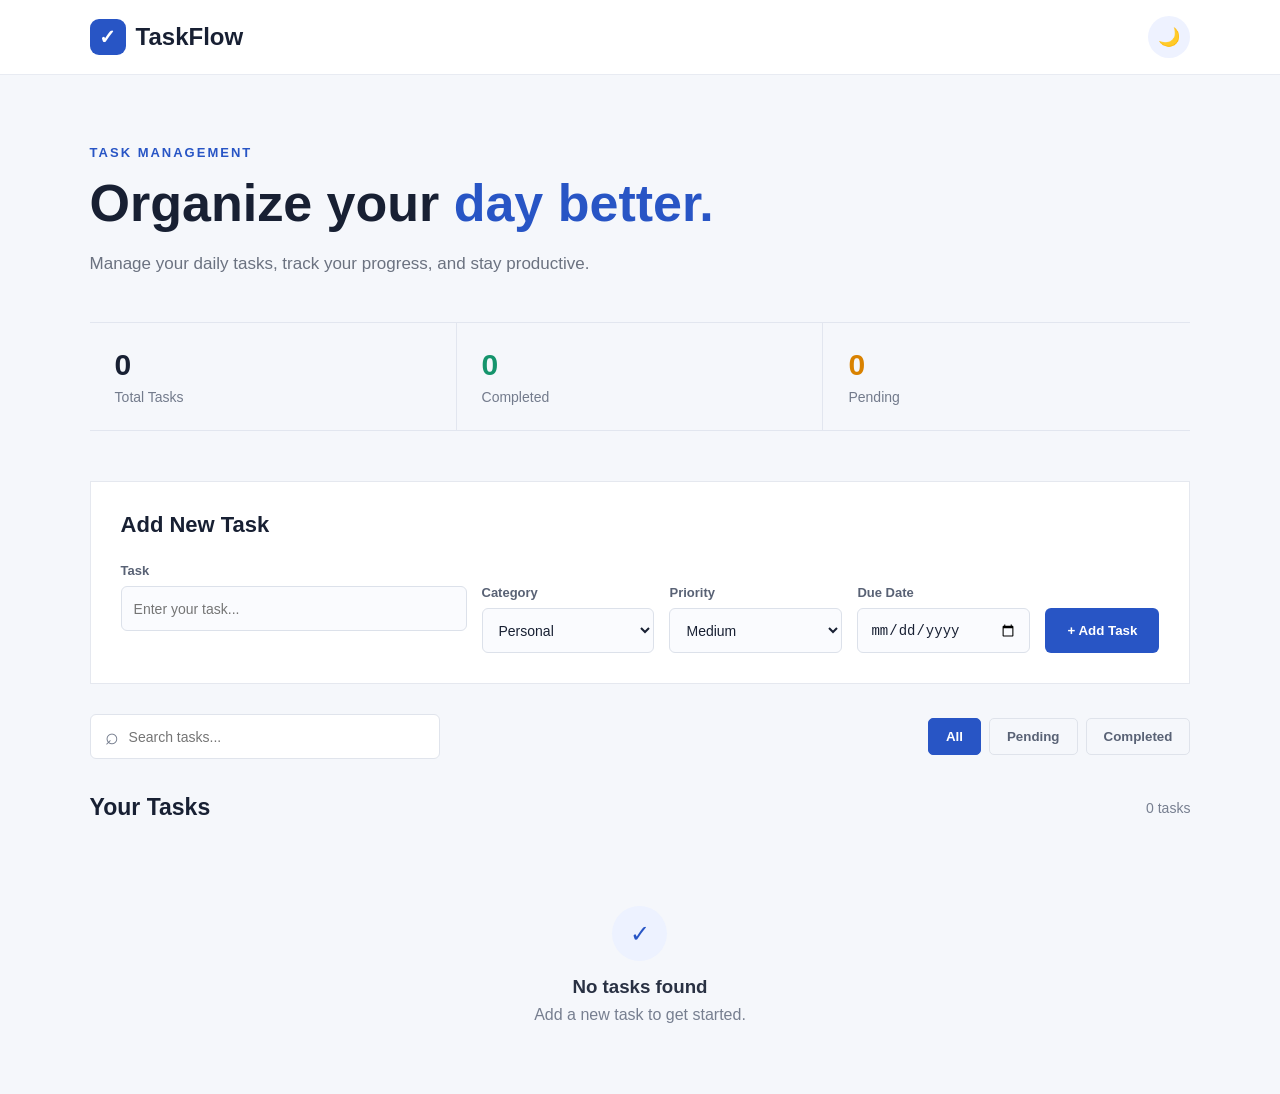
<file: Task-2/index.html>
<!DOCTYPE html>
<html lang="en">

<head>
    <meta charset="UTF-8">
    <meta name="viewport" content="width=device-width, initial-scale=1.0">

    <title>To-Do List Application</title>

    <link rel="stylesheet" href="style.css">
</head>

<body>

    <!-- HEADER -->
    <header class="header">

        <div class="logo">
            <span>✓</span>
            TaskFlow
        </div>

        <div class="header-right">
            <button id="themeBtn" class="theme-btn">
                🌙
            </button>
        </div>

    </header>


    <!-- MAIN -->
    <main class="container">

        <!-- INTRO -->
        <section class="intro">

            <div>
                <p class="small-title">TASK MANAGEMENT</p>

                <h1>
                    Organize your
                    <span>day better.</span>
                </h1>

                <p class="intro-text">
                    Manage your daily tasks, track your progress,
                    and stay productive.
                </p>
            </div>

        </section>


        <!-- STATISTICS -->
        <section class="stats">

            <div class="stat">
                <span class="stat-number" id="totalTasks">0</span>
                <span class="stat-label">Total Tasks</span>
            </div>

            <div class="stat">
                <span class="stat-number completed-number" id="completedTasks">0</span>
                <span class="stat-label">Completed</span>
            </div>

            <div class="stat">
                <span class="stat-number pending-number" id="pendingTasks">0</span>
                <span class="stat-label">Pending</span>
            </div>

        </section>


        <!-- ADD TASK -->
        <section class="task-form-section">

            <h2>Add New Task</h2>

            <form id="taskForm">

                <div class="form-row">

                    <div class="input-group title-group">
                        <label for="taskTitle">Task</label>

                        <input
                            type="text"
                            id="taskTitle"
                            placeholder="Enter your task..."
                            maxlength="100"
                        >

                        <small id="titleError"></small>
                    </div>


                    <div class="input-group">

                        <label for="category">Category</label>

                        <select id="category">

                            <option value="Personal">
                                Personal
                            </option>

                            <option value="Work">
                                Work
                            </option>

                            <option value="Study">
                                Study
                            </option>

                            <option value="Shopping">
                                Shopping
                            </option>

                            <option value="Other">
                                Other
                            </option>

                        </select>

                    </div>


                    <div class="input-group">

                        <label for="priority">Priority</label>

                        <select id="priority">

                            <option value="Low">
                                Low
                            </option>

                            <option value="Medium" selected>
                                Medium
                            </option>

                            <option value="High">
                                High
                            </option>

                        </select>

                    </div>


                    <div class="input-group">

                        <label for="dueDate">Due Date</label>

                        <input
                            type="date"
                            id="dueDate"
                        >

                    </div>

                    <button type="submit" class="add-btn">
                        + Add Task
                    </button>

                </div>

            </form>

        </section>


        <!-- TOOLBAR -->
        <section class="toolbar">

            <div class="search-box">

                <span>⌕</span>

                <input
                    type="text"
                    id="searchInput"
                    placeholder="Search tasks..."
                >

            </div>


            <div class="filters">

                <button
                    class="filter-btn active"
                    data-filter="all">
                    All
                </button>

                <button
                    class="filter-btn"
                    data-filter="pending">
                    Pending
                </button>

                <button
                    class="filter-btn"
                    data-filter="completed">
                    Completed
                </button>

            </div>

        </section>


        <!-- TASK LIST -->
        <section class="tasks-section">

            <div class="section-heading">

                <h2>Your Tasks</h2>

                <span id="taskCount">
                    0 tasks
                </span>

            </div>


            <div id="taskList" class="task-list">

                <!-- Tasks will appear here -->

            </div>


            <!-- EMPTY MESSAGE -->
            <div id="emptyMessage" class="empty-message">

                <div class="empty-icon">
                    ✓
                </div>

                <h3>No tasks found</h3>

                <p>
                    Add a new task to get started.
                </p>

            </div>

        </section>

    </main>


    <!-- EDIT MODAL -->
    <div id="editModal" class="modal">

        <div class="modal-content">

            <div class="modal-header">

                <h2>Edit Task</h2>

                <button
                    id="closeModal"
                    class="close-btn">
                    ×
                </button>

            </div>


            <div class="input-group">

                <label for="editTitle">
                    Task
                </label>

                <input
                    type="text"
                    id="editTitle"
                >

            </div>


            <div class="edit-grid">

                <div class="input-group">

                    <label for="editCategory">
                        Category
                    </label>

                    <select id="editCategory">

                        <option value="Personal">
                            Personal
                        </option>

                        <option value="Work">
                            Work
                        </option>

                        <option value="Study">
                            Study
                        </option>

                        <option value="Shopping">
                            Shopping
                        </option>

                        <option value="Other">
                            Other
                        </option>

                    </select>

                </div>


                <div class="input-group">

                    <label for="editPriority">
                        Priority
                    </label>

                    <select id="editPriority">

                        <option value="Low">
                            Low
                        </option>

                        <option value="Medium">
                            Medium
                        </option>

                        <option value="High">
                            High
                        </option>

                    </select>

                </div>


                <div class="input-group">

                    <label for="editDate">
                        Due Date
                    </label>

                    <input
                        type="date"
                        id="editDate"
                    >

                </div>

            </div>


            <button
                id="saveEdit"
                class="save-btn">
                Save Changes
            </button>

        </div>

    </div>


    <script src="script.js"></script>

</body>

</html>
</file>
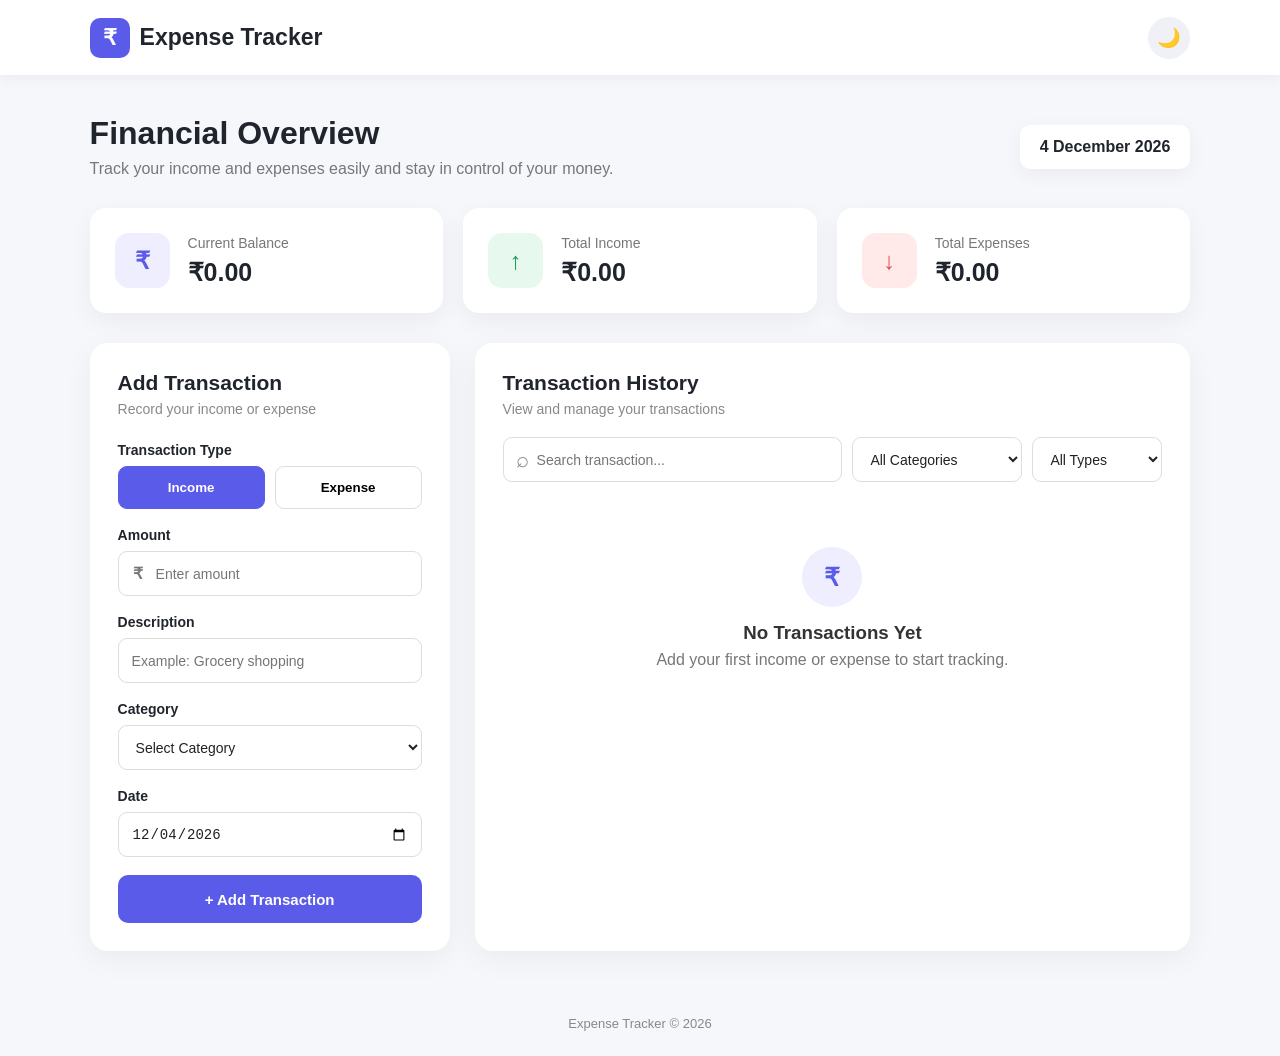
<file: Task-3/index.html>
<!DOCTYPE html>
<html lang="en">

<head>
    <meta charset="UTF-8">
    <meta name="viewport" content="width=device-width, initial-scale=1.0">

    <title>Expense Tracker</title>

    <link rel="stylesheet" href="style.css">
</head>

<body>

    <!-- HEADER -->
    <header class="header">

        <div class="logo">
            <span>₹</span>
            Expense Tracker
        </div>

        <button id="themeBtn" class="theme-btn">
            🌙
        </button>

    </header>


    <!-- MAIN CONTAINER -->
    <main class="container">

        <!-- WELCOME SECTION -->
        <section class="welcome">

            <div>
                <h1>Financial Overview</h1>

                <p>
                    Track your income and expenses easily
                    and stay in control of your money.
                </p>
            </div>

            <div class="date-box">
                <span id="currentDate"></span>
            </div>

        </section>


        <!-- SUMMARY CARDS -->
        <section class="summary">

            <div class="summary-card balance-card">

                <div class="card-icon">
                    ₹
                </div>

                <div>
                    <p>Current Balance</p>
                    <h2 id="balance">₹0.00</h2>
                </div>

            </div>


            <div class="summary-card income-card">

                <div class="card-icon">
                    ↑
                </div>

                <div>
                    <p>Total Income</p>
                    <h2 id="income">₹0.00</h2>
                </div>

            </div>


            <div class="summary-card expense-card">

                <div class="card-icon">
                    ↓
                </div>

                <div>
                    <p>Total Expenses</p>
                    <h2 id="expense">₹0.00</h2>
                </div>

            </div>

        </section>


        <!-- CONTENT -->
        <section class="content">

            <!-- ADD TRANSACTION -->
            <div class="transaction-form">

                <div class="section-title">
                    <h2>Add Transaction</h2>

                    <p>
                        Record your income or expense
                    </p>
                </div>


                <form id="transactionForm">

                    <!-- TRANSACTION TYPE -->
                    <div class="form-group">

                        <label>Transaction Type</label>

                        <div class="type-buttons">

                            <button
                                type="button"
                                class="type-btn active"
                                data-type="income">

                                Income

                            </button>

                            <button
                                type="button"
                                class="type-btn"
                                data-type="expense">

                                Expense

                            </button>

                        </div>

                    </div>


                    <!-- AMOUNT -->
                    <div class="form-group">

                        <label for="amount">
                            Amount
                        </label>

                        <div class="input-box">

                            <span>₹</span>

                            <input
                                type="number"
                                id="amount"
                                placeholder="Enter amount"
                                min="0"
                                step="0.01"
                                required>

                        </div>

                    </div>


                    <!-- DESCRIPTION -->
                    <div class="form-group">

                        <label for="description">
                            Description
                        </label>

                        <input
                            type="text"
                            id="description"
                            placeholder="Example: Grocery shopping"
                            required>

                    </div>


                    <!-- CATEGORY -->
                    <div class="form-group">

                        <label for="category">
                            Category
                        </label>

                        <select id="category" required>

                            <option value="">
                                Select Category
                            </option>

                            <option value="Food">
                                Food
                            </option>

                            <option value="Shopping">
                                Shopping
                            </option>

                            <option value="Transport">
                                Transport
                            </option>

                            <option value="Bills">
                                Bills
                            </option>

                            <option value="Education">
                                Education
                            </option>

                            <option value="Health">
                                Health
                            </option>

                            <option value="Salary">
                                Salary
                            </option>

                            <option value="Freelance">
                                Freelance
                            </option>

                            <option value="Other">
                                Other
                            </option>

                        </select>

                    </div>


                    <!-- DATE -->
                    <div class="form-group">

                        <label for="date">
                            Date
                        </label>

                        <input
                            type="date"
                            id="date"
                            required>

                    </div>


                    <!-- BUTTON -->
                    <button
                        type="submit"
                        class="add-btn"
                        id="submitBtn">

                        + Add Transaction

                    </button>

                </form>

            </div>


            <!-- TRANSACTION HISTORY -->
            <div class="history">

                <div class="history-header">

                    <div>

                        <h2>Transaction History</h2>

                        <p>
                            View and manage your transactions
                        </p>

                    </div>

                </div>


                <!-- FILTERS -->
                <div class="filters">

                    <div class="search-box">

                        <span>⌕</span>

                        <input
                            type="text"
                            id="search"
                            placeholder="Search transaction...">

                    </div>


                    <select id="filterCategory">

                        <option value="all">
                            All Categories
                        </option>

                        <option value="Food">
                            Food
                        </option>

                        <option value="Shopping">
                            Shopping
                        </option>

                        <option value="Transport">
                            Transport
                        </option>

                        <option value="Bills">
                            Bills
                        </option>

                        <option value="Education">
                            Education
                        </option>

                        <option value="Health">
                            Health
                        </option>

                        <option value="Salary">
                            Salary
                        </option>

                        <option value="Freelance">
                            Freelance
                        </option>

                        <option value="Other">
                            Other
                        </option>

                    </select>


                    <select id="filterType">

                        <option value="all">
                            All Types
                        </option>

                        <option value="income">
                            Income
                        </option>

                        <option value="expense">
                            Expense
                        </option>

                    </select>

                </div>


                <!-- TRANSACTIONS -->
                <div id="transactionList"
                     class="transaction-list">

                    <!-- JavaScript will add transactions here -->

                </div>


                <!-- EMPTY MESSAGE -->
                <div
                    id="emptyMessage"
                    class="empty-message">

                    <div class="empty-icon">
                        ₹
                    </div>

                    <h3>No Transactions Yet</h3>

                    <p>
                        Add your first income or expense
                        to start tracking.
                    </p>

                </div>

            </div>

        </section>

    </main>


    <!-- FOOTER -->
    <footer>

        <p>
            Expense Tracker © 2026
        </p>

    </footer>


    <script src="script.js"></script>

</body>

</html>
</file>
<file: Task-2/style.css>
/* ================================
   GENERAL
================================ */

* {
    margin: 0;
    padding: 0;
    box-sizing: border-box;
}

html {
    scroll-behavior: smooth;
}

body {
    font-family: Arial, Helvetica, sans-serif;
    background: #f5f7fb;
    color: #182033;
    transition: background 0.3s ease, color 0.3s ease;
}


/* ================================
   HEADER
================================ */

.header {
    height: 75px;
    background: #ffffff;

    display: flex;
    align-items: center;
    justify-content: space-between;

    padding: 0 7%;

    border-bottom: 1px solid #e8ebf2;

    position: sticky;
    top: 0;
    z-index: 100;

    transition: 0.3s;
}

.logo {
    font-size: 24px;
    font-weight: 700;

    display: flex;
    align-items: center;
    gap: 10px;
}

.logo span {
    width: 36px;
    height: 36px;

    display: flex;
    align-items: center;
    justify-content: center;

    border-radius: 9px;

    background: #2855c5;
    color: white;

    font-size: 20px;
}

.theme-btn {
    border: none;
    background: #eef2ff;

    width: 42px;
    height: 42px;

    border-radius: 50%;

    cursor: pointer;

    font-size: 18px;

    transition: 0.3s;
}

.theme-btn:hover {
    transform: rotate(20deg) scale(1.08);
}


/* ================================
   CONTAINER
================================ */

.container {
    width: 86%;
    max-width: 1250px;

    margin: auto;
}


/* ================================
   INTRO
================================ */

.intro {
    padding: 70px 0 45px;

    animation: fadeDown 0.8s ease;
}

.small-title {
    color: #2855c5;

    font-size: 13px;
    font-weight: bold;

    letter-spacing: 2px;

    margin-bottom: 15px;
}

.intro h1 {
    font-size: 52px;
    line-height: 1.1;

    margin-bottom: 18px;
}

.intro h1 span {
    color: #2855c5;
}

.intro-text {
    color: #6b7280;

    font-size: 17px;

    max-width: 600px;

    line-height: 1.6;
}


/* ================================
   STATISTICS
================================ */

.stats {
    display: grid;

    grid-template-columns:
        repeat(3, 1fr);

    border-top: 1px solid #e2e6ef;
    border-bottom: 1px solid #e2e6ef;

    margin-bottom: 50px;
}

.stat {
    padding: 25px;

    display: flex;
    flex-direction: column;

    gap: 7px;

    border-right: 1px solid #e2e6ef;

    animation: fadeUp 0.7s ease;
}

.stat:last-child {
    border-right: none;
}

.stat-number {
    font-size: 30px;
    font-weight: 700;
}

.stat-label {
    color: #737b8c;
    font-size: 14px;
}

.completed-number {
    color: #15946c;
}

.pending-number {
    color: #d98200;
}


/* ================================
   ADD TASK
================================ */

.task-form-section {
    background: #ffffff;

    padding: 30px;

    border: 1px solid #e5e8ef;

    margin-bottom: 30px;

    animation: fadeUp 0.8s ease;
}

.task-form-section h2 {
    margin-bottom: 25px;
    font-size: 22px;
}

.form-row {
    display: grid;

    grid-template-columns:
        2fr 1fr 1fr 1fr auto;

    gap: 15px;

    align-items: end;
}

.input-group {
    display: flex;
    flex-direction: column;
    gap: 8px;
}

.input-group label {
    font-size: 13px;
    font-weight: 600;

    color: #596275;
}

.input-group input,
.input-group select {
    height: 45px;

    border: 1px solid #dce1ea;

    background: #fafbfe;

    border-radius: 6px;

    padding: 0 12px;

    outline: none;

    font-size: 14px;

    color: #182033;

    transition: 0.3s;
}

.input-group input:focus,
.input-group select:focus {
    border-color: #2855c5;

    box-shadow:
        0 0 0 3px rgba(40, 85, 197, 0.1);
}

#titleError {
    color: #dc3545;
    font-size: 12px;
    min-height: 14px;
}

.add-btn {
    height: 45px;

    border: none;

    background: #2855c5;

    color: white;

    padding: 0 22px;

    border-radius: 6px;

    cursor: pointer;

    font-weight: 600;

    transition: 0.3s;
}

.add-btn:hover {
    background: #1e429c;

    transform: translateY(-2px);

    box-shadow:
        0 7px 18px rgba(40, 85, 197, 0.2);
}


/* ================================
   TOOLBAR
================================ */

.toolbar {
    display: flex;

    justify-content: space-between;

    align-items: center;

    gap: 20px;

    margin-bottom: 35px;
}

.search-box {
    width: 350px;

    height: 45px;

    display: flex;

    align-items: center;

    gap: 10px;

    padding: 0 14px;

    background: white;

    border: 1px solid #e0e4ec;

    border-radius: 6px;
}

.search-box span {
    font-size: 23px;
    color: #737b8c;
}

.search-box input {
    width: 100%;

    border: none;

    outline: none;

    background: transparent;

    font-size: 14px;
}

.filters {
    display: flex;

    gap: 8px;
}

.filter-btn {
    padding: 10px 17px;

    background: transparent;

    border: 1px solid #dfe3eb;

    border-radius: 5px;

    cursor: pointer;

    color: #596275;

    font-weight: 600;

    transition: 0.3s;
}

.filter-btn:hover {
    border-color: #2855c5;
    color: #2855c5;
}

.filter-btn.active {
    background: #2855c5;
    color: white;
    border-color: #2855c5;
}


/* ================================
   TASK SECTION
================================ */

.section-heading {
    display: flex;

    align-items: center;

    justify-content: space-between;

    margin-bottom: 15px;
}

.section-heading h2 {
    font-size: 23px;
}

#taskCount {
    color: #777f90;
    font-size: 14px;
}


/* ================================
   TASK LIST
================================ */

.task-list {
    display: flex;

    flex-direction: column;

    gap: 10px;
}

.task {
    background: white;

    border: 1px solid #e4e7ee;

    padding: 20px;

    display: grid;

    grid-template-columns:
        auto 1fr auto;

    align-items: center;

    gap: 18px;

    transition: 0.3s;

    animation: taskAppear 0.4s ease;
}

.task:hover {
    border-color: #bfc8db;

    transform: translateX(4px);
}

.task.completed {
    opacity: 0.65;
}

.task.completed .task-title {
    text-decoration: line-through;
    color: #858c99;
}


/* CHECKBOX */

.check-btn {
    width: 24px;
    height: 24px;

    border-radius: 50%;

    border: 2px solid #b8bfcc;

    background: transparent;

    cursor: pointer;

    transition: 0.3s;
}

.check-btn:hover {
    border-color: #2855c5;
}

.task.completed .check-btn {
    background: #15946c;

    border-color: #15946c;

    position: relative;
}

.task.completed .check-btn::after {
    content: "✓";

    color: white;

    font-size: 14px;

    position: absolute;

    left: 4px;
    top: 1px;
}


/* TASK CONTENT */

.task-title {
    font-size: 16px;

    font-weight: 600;

    margin-bottom: 8px;
}

.task-info {
    display: flex;

    flex-wrap: wrap;

    align-items: center;

    gap: 8px;
}

.badge {
    padding: 4px 9px;

    font-size: 11px;

    border-radius: 4px;

    font-weight: 600;
}

.category {
    background: #edf2ff;
    color: #2855c5;
}

.priority-low {
    background: #e9f8f1;
    color: #16845f;
}

.priority-medium {
    background: #fff5df;
    color: #b16b00;
}

.priority-high {
    background: #ffe9e9;
    color: #c63b3b;
}

.due-date {
    font-size: 12px;
    color: #777f90;
}


/* ACTION BUTTONS */

.task-actions {
    display: flex;

    gap: 6px;
}

.action-btn {
    width: 35px;
    height: 35px;

    border: 1px solid #e1e5ec;

    background: transparent;

    border-radius: 5px;

    cursor: pointer;

    transition: 0.3s;
}

.action-btn:hover {
    background: #f0f3f9;
    transform: translateY(-2px);
}

.delete-btn:hover {
    color: #dc3545;
    border-color: #dc3545;
}


/* ================================
   EMPTY MESSAGE
================================ */

.empty-message {
    text-align: center;

    padding: 70px 20px;

    display: none;

    color: #777f90;
}

.empty-icon {
    width: 55px;
    height: 55px;

    margin: auto auto 15px;

    border-radius: 50%;

    background: #edf2ff;

    color: #2855c5;

    display: flex;

    align-items: center;

    justify-content: center;

    font-size: 24px;
}

.empty-message h3 {
    color: #293143;

    margin-bottom: 8px;
}


/* ================================
   MODAL
================================ */

.modal {
    display: none;

    position: fixed;

    inset: 0;

    background: rgba(15, 23, 42, 0.55);

    z-index: 200;

    align-items: center;

    justify-content: center;

    padding: 20px;
}

.modal.show {
    display: flex;

    animation: fadeIn 0.25s ease;
}

.modal-content {
    width: 100%;
    max-width: 550px;

    background: white;

    padding: 30px;

    border-radius: 8px;

    box-shadow:
        0 20px 50px rgba(0, 0, 0, 0.2);

    animation: modalOpen 0.3s ease;
}

.modal-header {
    display: flex;

    justify-content: space-between;

    align-items: center;

    margin-bottom: 25px;
}

.modal-header h2 {
    font-size: 23px;
}

.close-btn {
    border: none;

    background: transparent;

    font-size: 28px;

    cursor: pointer;

    color: #737b8c;
}

.edit-grid {
    display: grid;

    grid-template-columns:
        1fr 1fr 1fr;

    gap: 12px;

    margin-top: 18px;
}

.save-btn {
    width: 100%;

    height: 45px;

    border: none;

    background: #2855c5;

    color: white;

    border-radius: 6px;

    margin-top: 25px;

    cursor: pointer;

    font-weight: 600;
}

.save-btn:hover {
    background: #1e429c;
}


/* ================================
   DARK MODE
================================ */

body.dark {
    background: #101522;

    color: #edf1f8;
}

body.dark .header {
    background: #151b2b;

    border-color: #252d40;
}

body.dark .task-form-section,
body.dark .task,
body.dark .search-box,
body.dark .modal-content {
    background: #151b2b;

    border-color: #283145;
}

body.dark .stats {
    border-color: #283145;
}

body.dark .stat {
    border-color: #283145;
}

body.dark .input-group input,
body.dark .input-group select {
    background: #101522;

    border-color: #30394d;

    color: white;
}

body.dark .search-box input {
    color: white;
}

body.dark .filter-btn {
    border-color: #30394d;

    color: #b8c0d0;
}

body.dark .filter-btn.active {
    color: white;
}

body.dark .theme-btn {
    background: #252d40;
}

body.dark .empty-message h3 {
    color: white;
}

body.dark .action-btn {
    border-color: #30394d;

    color: #d5dae4;
}

body.dark .action-btn:hover {
    background: #242c3d;
}

body.dark .intro-text,
body.dark .stat-label,
body.dark #taskCount,
body.dark .due-date {
    color: #9da7b8;
}


/* ================================
   ANIMATIONS
================================ */

@keyframes fadeDown {

    from {
        opacity: 0;
        transform: translateY(-20px);
    }

    to {
        opacity: 1;
        transform: translateY(0);
    }

}

@keyframes fadeUp {

    from {
        opacity: 0;
        transform: translateY(20px);
    }

    to {
        opacity: 1;
        transform: translateY(0);
    }

}

@keyframes taskAppear {

    from {
        opacity: 0;
        transform: translateX(-15px);
    }

    to {
        opacity: 1;
        transform: translateX(0);
    }

}

@keyframes fadeIn {

    from {
        opacity: 0;
    }

    to {
        opacity: 1;
    }

}

@keyframes modalOpen {

    from {
        opacity: 0;
        transform: scale(0.95);
    }

    to {
        opacity: 1;
        transform: scale(1);
    }

}


/* ================================
   RESPONSIVE
================================ */

@media (max-width: 1000px) {

    .form-row {
        grid-template-columns:
            1fr 1fr;
    }

    .title-group {
        grid-column: span 2;
    }

    .add-btn {
        width: 100%;
    }

}


@media (max-width: 700px) {

    .header {
        padding: 0 5%;
    }

    .container {
        width: 90%;
    }

    .intro {
        padding-top: 45px;
    }

    .intro h1 {
        font-size: 38px;
    }

    .stats {
        grid-template-columns: 1fr;
    }

    .stat {
        border-right: none;

        border-bottom: 1px solid #e2e6ef;
    }

    .stat:last-child {
        border-bottom: none;
    }

    .form-row {
        grid-template-columns: 1fr;
    }

    .title-group {
        grid-column: span 1;
    }

    .toolbar {
        flex-direction: column;
        align-items: stretch;
    }

    .search-box {
        width: 100%;
    }

    .filters {
        width: 100%;
    }

    .filter-btn {
        flex: 1;
    }

    .task {
        grid-template-columns:
            auto 1fr;
    }

    .task-actions {
        grid-column: 2;

        justify-content: flex-start;
    }

    .edit-grid {
        grid-template-columns: 1fr;
    }

}


@media (max-width: 450px) {

    .intro h1 {
        font-size: 32px;
    }

    .task-form-section {
        padding: 20px;
    }

    .task {
        padding: 15px;
    }

}
</file>
<file: Task-3/style.css>
/* ================================
   GENERAL
================================ */

* {
    margin: 0;
    padding: 0;
    box-sizing: border-box;
}

html {
    scroll-behavior: smooth;
}

body {
    font-family: Arial, Helvetica, sans-serif;
    background: #f5f7fb;
    color: #20242c;
    transition: 0.3s ease;
}


/* ================================
   HEADER
================================ */

.header {
    height: 75px;
    background: #ffffff;

    display: flex;
    align-items: center;
    justify-content: space-between;

    padding: 0 7%;

    box-shadow: 0 2px 15px rgba(0, 0, 0, 0.06);

    position: sticky;
    top: 0;
    z-index: 100;
}

.logo {
    font-size: 23px;
    font-weight: bold;

    display: flex;
    align-items: center;
    gap: 10px;
}

.logo span {
    width: 40px;
    height: 40px;

    display: flex;
    align-items: center;
    justify-content: center;

    background: #5b5bea;
    color: white;

    border-radius: 10px;

    font-size: 22px;
}

.theme-btn {
    width: 42px;
    height: 42px;

    border: none;
    border-radius: 50%;

    background: #f0f1f6;

    font-size: 19px;

    cursor: pointer;

    transition: 0.3s;
}

.theme-btn:hover {
    transform: rotate(20deg) scale(1.08);
}


/* ================================
   MAIN
================================ */

.container {
    width: 86%;
    max-width: 1250px;

    margin: 40px auto;
}


/* ================================
   WELCOME
================================ */

.welcome {
    display: flex;
    align-items: center;
    justify-content: space-between;

    margin-bottom: 30px;

    animation: fadeDown 0.7s ease;
}

.welcome h1 {
    font-size: 32px;
    margin-bottom: 8px;
}

.welcome p {
    color: #777;
}

.date-box {
    background: white;

    padding: 13px 20px;

    border-radius: 10px;

    box-shadow: 0 5px 20px rgba(0,0,0,0.05);

    font-weight: bold;
}


/* ================================
   SUMMARY
================================ */

.summary {
    display: grid;

    grid-template-columns:
        repeat(3, 1fr);

    gap: 20px;

    margin-bottom: 30px;
}

.summary-card {
    background: white;

    padding: 25px;

    border-radius: 16px;

    display: flex;
    align-items: center;

    gap: 18px;

    box-shadow:
        0 8px 25px rgba(0,0,0,0.05);

    transition: 0.3s;

    animation: fadeUp 0.7s ease;
}

.summary-card:hover {
    transform: translateY(-5px);
}

.card-icon {
    width: 55px;
    height: 55px;

    border-radius: 14px;

    display: flex;
    align-items: center;
    justify-content: center;

    font-size: 24px;
    font-weight: bold;
}

.balance-card .card-icon {
    background: #eeeeff;
    color: #5b5bea;
}

.income-card .card-icon {
    background: #e7f8ee;
    color: #1a9b58;
}

.expense-card .card-icon {
    background: #ffe9e9;
    color: #e64d4d;
}

.summary-card p {
    color: #777;

    font-size: 14px;

    margin-bottom: 7px;
}

.summary-card h2 {
    font-size: 25px;
}


/* ================================
   CONTENT
================================ */

.content {
    display: grid;

    grid-template-columns:
        360px 1fr;

    gap: 25px;
}


/* ================================
   FORM
================================ */

.transaction-form,
.history {
    background: white;

    border-radius: 18px;

    padding: 28px;

    box-shadow:
        0 8px 30px rgba(0,0,0,0.05);
}

.section-title {
    margin-bottom: 25px;
}

.section-title h2,
.history h2 {
    font-size: 21px;

    margin-bottom: 6px;
}

.section-title p,
.history-header p {
    color: #888;
    font-size: 14px;
}


/* ================================
   FORM GROUP
================================ */

.form-group {
    margin-bottom: 18px;
}

.form-group label {
    display: block;

    font-size: 14px;

    font-weight: bold;

    margin-bottom: 8px;
}

input,
select {
    width: 100%;

    height: 45px;

    border: 1px solid #ddd;

    border-radius: 9px;

    padding: 0 13px;

    font-size: 14px;

    outline: none;

    background: white;

    color: #222;

    transition: 0.3s;
}

input:focus,
select:focus {
    border-color: #5b5bea;

    box-shadow:
        0 0 0 3px rgba(91,91,234,0.1);
}


/* ================================
   TYPE BUTTONS
================================ */

.type-buttons {
    display: flex;

    gap: 10px;
}

.type-btn {
    flex: 1;

    height: 43px;

    border: 1px solid #ddd;

    border-radius: 9px;

    background: white;

    cursor: pointer;

    font-weight: bold;

    transition: 0.3s;
}

.type-btn.active {
    background: #5b5bea;

    color: white;

    border-color: #5b5bea;
}

.type-btn:hover {
    transform: translateY(-2px);
}


/* ================================
   AMOUNT
================================ */

.input-box {
    display: flex;

    align-items: center;

    border: 1px solid #ddd;

    border-radius: 9px;

    height: 45px;

    overflow: hidden;
}

.input-box span {
    padding-left: 14px;

    font-weight: bold;

    color: #777;
}

.input-box input {
    border: none;

    box-shadow: none;

    height: 100%;
}


/* ================================
   ADD BUTTON
================================ */

.add-btn {
    width: 100%;

    height: 48px;

    border: none;

    border-radius: 10px;

    background: #5b5bea;

    color: white;

    font-size: 15px;

    font-weight: bold;

    cursor: pointer;

    transition: 0.3s;
}

.add-btn:hover {
    background: #4646d5;

    transform: translateY(-2px);

    box-shadow:
        0 7px 20px rgba(91,91,234,0.25);
}


/* ================================
   HISTORY HEADER
================================ */

.history-header {
    display: flex;

    justify-content: space-between;

    margin-bottom: 20px;
}


/* ================================
   FILTERS
================================ */

.filters {
    display: grid;

    grid-template-columns:
        1fr 170px 130px;

    gap: 10px;

    margin-bottom: 20px;
}

.search-box {
    height: 45px;

    border: 1px solid #ddd;

    border-radius: 9px;

    display: flex;

    align-items: center;

    padding: 0 12px;
}

.search-box span {
    font-size: 22px;

    color: #888;

    margin-right: 8px;
}

.search-box input {
    border: none;

    height: 100%;

    padding: 0;
}

.search-box input:focus {
    box-shadow: none;
}


/* ================================
   TRANSACTION
================================ */

.transaction-list {
    display: flex;

    flex-direction: column;

    gap: 12px;
}

.transaction {
    border: 1px solid #eee;

    border-radius: 12px;

    padding: 16px;

    display: flex;

    align-items: center;

    justify-content: space-between;

    transition: 0.3s;

    animation: transactionIn 0.4s ease;
}

.transaction:hover {
    transform: translateX(4px);

    box-shadow:
        0 5px 18px rgba(0,0,0,0.05);
}

.transaction-left {
    display: flex;

    align-items: center;

    gap: 13px;
}

.transaction-icon {
    width: 45px;
    height: 45px;

    border-radius: 11px;

    display: flex;

    align-items: center;
    justify-content: center;

    font-weight: bold;

    font-size: 19px;
}

.transaction-icon.income {
    background: #e7f8ee;
    color: #1a9b58;
}

.transaction-icon.expense {
    background: #ffe9e9;
    color: #e64d4d;
}

.transaction-info h3 {
    font-size: 15px;

    margin-bottom: 5px;
}

.transaction-info p {
    color: #888;

    font-size: 12px;
}

.transaction-right {
    display: flex;

    align-items: center;

    gap: 15px;
}

.amount-income {
    color: #1a9b58;

    font-weight: bold;
}

.amount-expense {
    color: #e64d4d;

    font-weight: bold;
}


/* ================================
   ACTION BUTTONS
================================ */

.action-buttons {
    display: flex;

    gap: 6px;
}

.edit-btn,
.delete-btn {
    width: 34px;
    height: 34px;

    border: none;

    border-radius: 7px;

    cursor: pointer;

    transition: 0.3s;
}

.edit-btn {
    background: #eeeeff;

    color: #5b5bea;
}

.delete-btn {
    background: #ffe9e9;

    color: #e64d4d;
}

.edit-btn:hover,
.delete-btn:hover {
    transform: scale(1.1);
}


/* ================================
   EMPTY
================================ */

.empty-message {
    text-align: center;

    padding: 45px 20px;

    color: #777;
}

.empty-icon {
    width: 60px;
    height: 60px;

    border-radius: 50%;

    background: #eeeeff;

    color: #5b5bea;

    display: flex;

    align-items: center;
    justify-content: center;

    margin: auto auto 15px;

    font-size: 25px;

    font-weight: bold;
}

.empty-message h3 {
    color: #333;

    margin-bottom: 7px;
}


/* ================================
   FOOTER
================================ */

footer {
    text-align: center;

    padding: 25px;

    color: #888;

    font-size: 13px;
}


/* ================================
   ANIMATIONS
================================ */

@keyframes fadeDown {

    from {
        opacity: 0;
        transform: translateY(-20px);
    }

    to {
        opacity: 1;
        transform: translateY(0);
    }

}

@keyframes fadeUp {

    from {
        opacity: 0;
        transform: translateY(20px);
    }

    to {
        opacity: 1;
        transform: translateY(0);
    }

}

@keyframes transactionIn {

    from {
        opacity: 0;
        transform: translateX(-15px);
    }

    to {
        opacity: 1;
        transform: translateX(0);
    }

}


/* ================================
   DARK MODE
================================ */

body.dark {
    background: #12141a;

    color: #f2f2f2;
}

body.dark .header,
body.dark .summary-card,
body.dark .transaction-form,
body.dark .history,
body.dark .date-box {
    background: #1b1e26;

    color: #f2f2f2;
}

body.dark input,
body.dark select,
body.dark .type-btn,
body.dark .search-box {
    background: #242832;

    color: white;

    border-color: #383d48;
}

body.dark .transaction {
    border-color: #343945;
}

body.dark .empty-message h3 {
    color: white;
}

body.dark .theme-btn {
    background: #292d36;
}

body.dark .welcome p,
body.dark .summary-card p,
body.dark .section-title p,
body.dark .history-header p,
body.dark .transaction-info p {
    color: #a5a8b0;
}


/* ================================
   RESPONSIVE
================================ */

@media (max-width: 950px) {

    .content {
        grid-template-columns: 1fr;
    }

    .transaction-form {
        width: 100%;
    }

}


@media (max-width: 700px) {

    .container {
        width: 92%;
        margin-top: 25px;
    }

    .header {
        padding: 0 4%;
    }

    .summary {
        grid-template-columns: 1fr;
    }

    .welcome {
        flex-direction: column;

        align-items: flex-start;

        gap: 15px;
    }

    .filters {
        grid-template-columns: 1fr;
    }

    .transaction {
        align-items: flex-start;
    }

    .transaction-right {
        flex-direction: column;

        align-items: flex-end;

        gap: 8px;
    }

}


@media (max-width: 450px) {

    .welcome h1 {
        font-size: 26px;
    }

    .transaction-form,
    .history {
        padding: 20px;
    }

    .transaction-left {
        gap: 9px;
    }

    .transaction-info h3 {
        font-size: 14px;
    }

    .transaction-right {
        font-size: 13px;
    }

}
</file>
